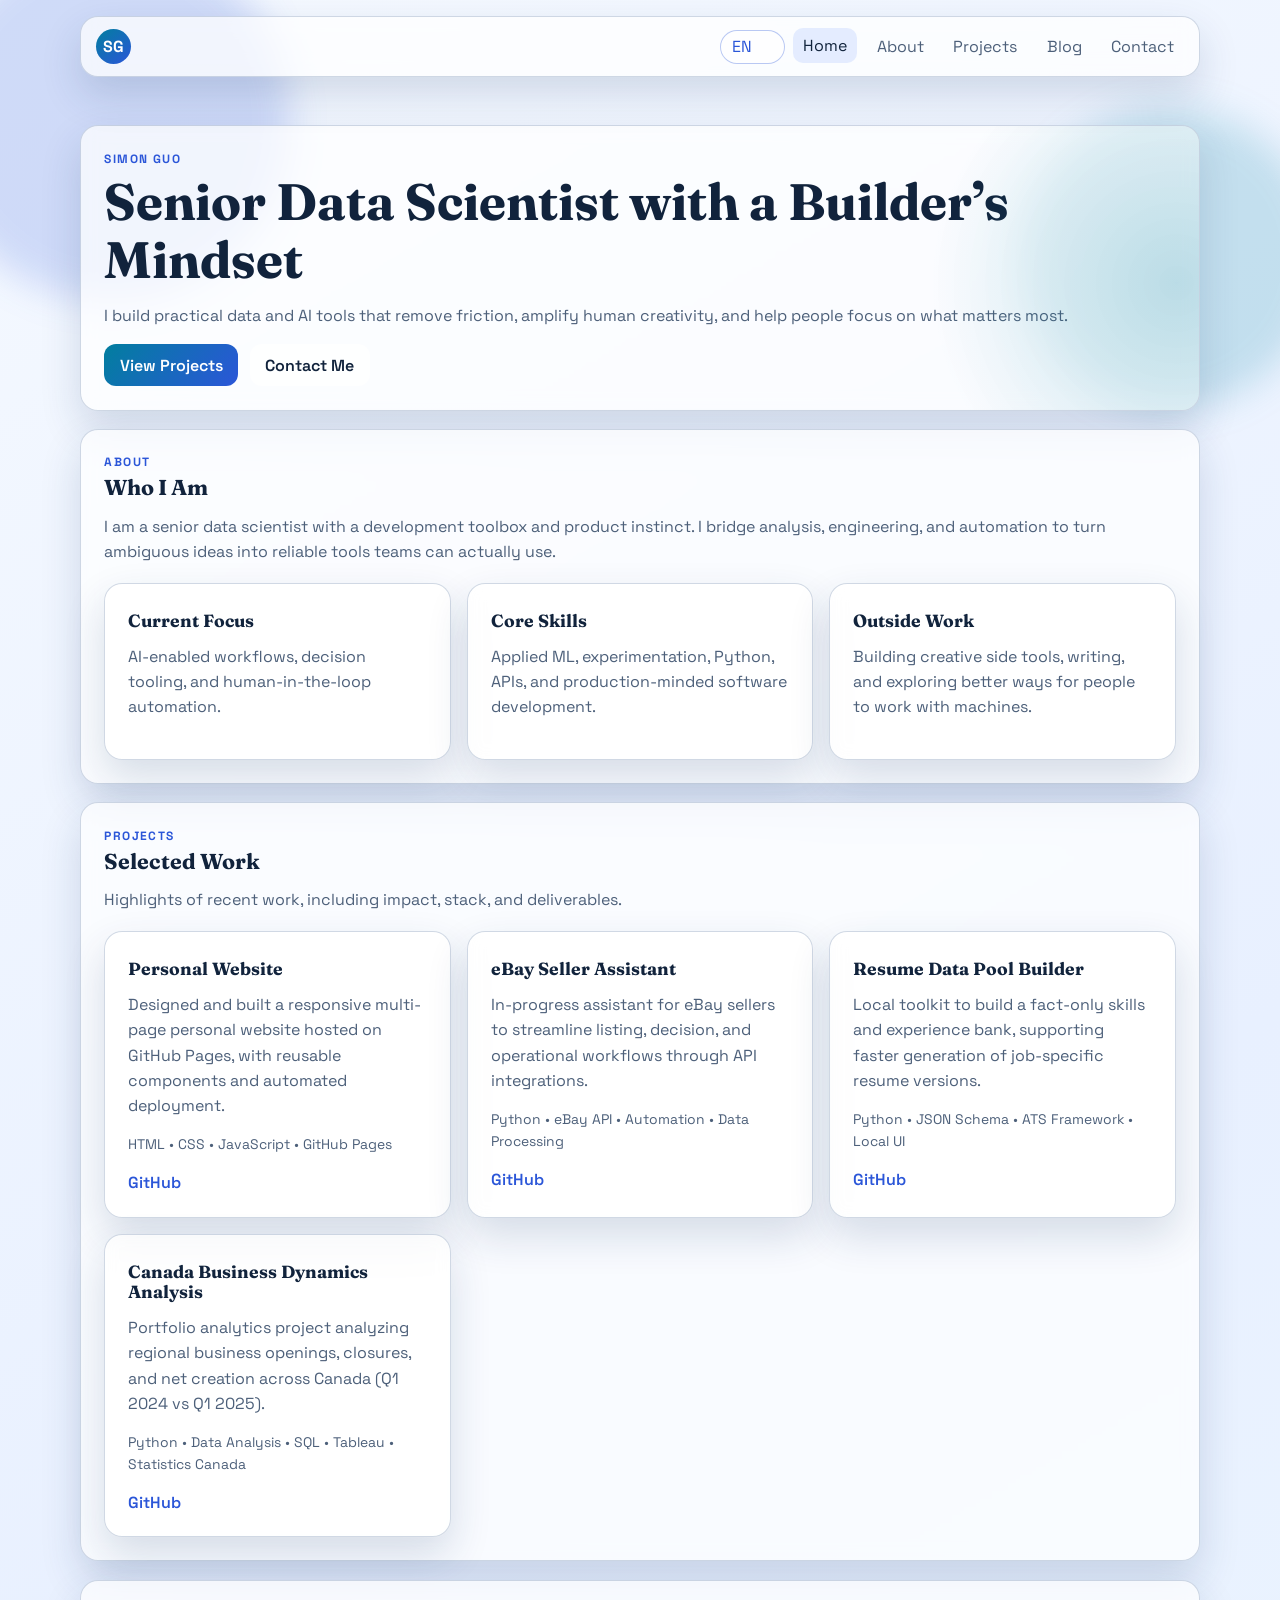
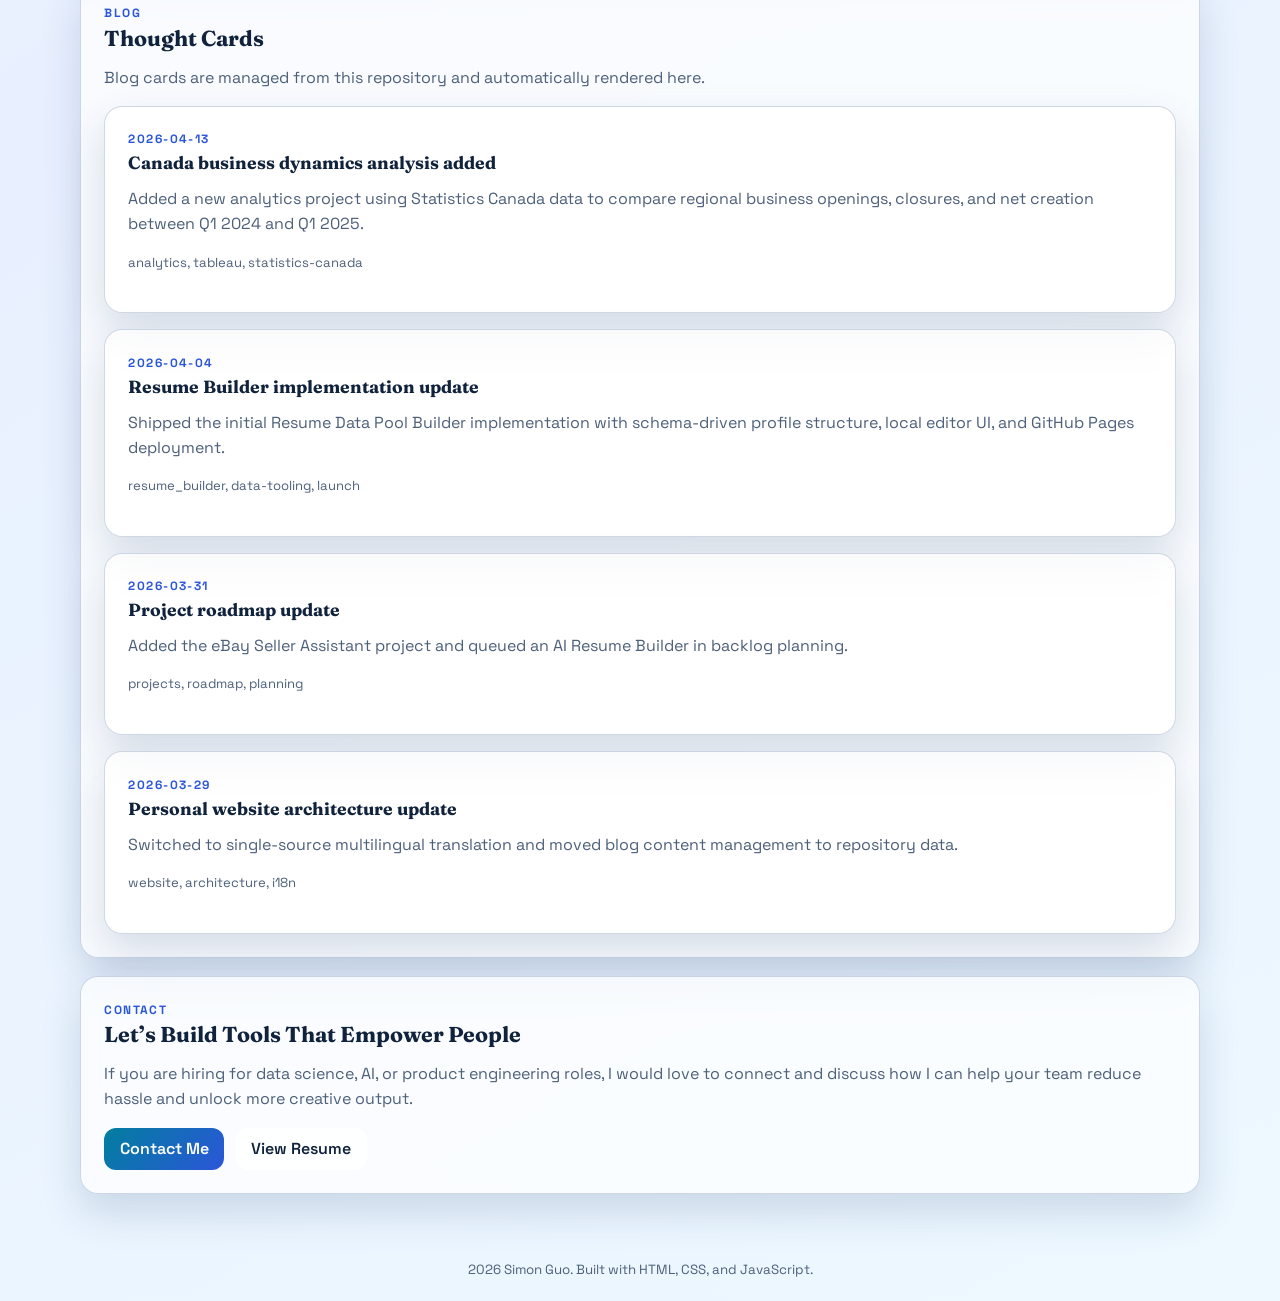
<file: index.html>
<!doctype html>
<html lang="en" data-source-lang="en">
  <head>
    <meta charset="UTF-8" />
    <meta name="viewport" content="width=device-width, initial-scale=1.0" />
    <meta
      name="description"
      content="Personal website for sharing projects, writing, and contact information."
    />
    <title>Simon Guo | Personal Website</title>
    <link rel="preconnect" href="https://fonts.googleapis.com" />
    <link rel="preconnect" href="https://fonts.gstatic.com" crossorigin />
    <link
      href="https://fonts.googleapis.com/css2?family=Space+Grotesk:wght@400;500;700&family=Fraunces:opsz,wght@9..144,600;9..144,800&display=swap"
      rel="stylesheet"
    />
    <link rel="stylesheet" href="./assets/css/styles.css" />
    <script src="./assets/js/i18n.js" defer></script>
    <script src="./assets/js/main.js" defer></script>
  </head>
  <body>
    <header class="site-header">
      <a class="brand" href="./index.html">SG</a>
      <div class="header-actions">
        <select id="language-switch" class="language-switch" data-no-translate>
          <option value="en">EN</option>
          <option value="zh-CN">中文</option>
        </select>
        <button class="menu-toggle" aria-expanded="false" aria-controls="site-nav">
          Menu
        </button>
        <nav id="site-nav" class="site-nav">
          <a href="#home" aria-current="page">Home</a>
          <a href="#about">About</a>
          <a href="#projects">Projects</a>
          <a href="#blog">Blog</a>
          <a href="#contact">Contact</a>
        </nav>
      </div>
    </header>

    <main>
      <section id="home" class="hero panel reveal">
        <p class="eyebrow">Simon Guo</p>
        <h1>
          Senior Data Scientist with a Builder’s Mindset
        </h1>
        <p>
          I build practical data and AI tools that remove friction, amplify human
          creativity, and help people focus on what matters most.
        </p>
        <div class="hero-actions">
          <a class="button" href="#projects">View Projects</a>
          <a class="button button-ghost" href="#contact">Contact Me</a>
        </div>
      </section>

      <section id="about" class="section-block reveal">
        <article class="panel">
          <p class="eyebrow">About</p>
          <h2>Who I Am</h2>
          <p>
            I am a senior data scientist with a development toolbox and product
            instinct. I bridge analysis, engineering, and automation to turn
            ambiguous ideas into reliable tools teams can actually use.
          </p>
          <div class="grid">
            <article class="panel">
              <h3>Current Focus</h3>
              <p>AI-enabled workflows, decision tooling, and human-in-the-loop automation.</p>
            </article>
            <article class="panel">
              <h3>Core Skills</h3>
              <p>Applied ML, experimentation, Python, APIs, and production-minded software development.</p>
            </article>
            <article class="panel">
              <h3>Outside Work</h3>
              <p>Building creative side tools, writing, and exploring better ways for people to work with machines.</p>
            </article>
          </div>
        </article>
      </section>

      <section id="projects" class="section-block reveal">
        <article class="panel">
          <p class="eyebrow">Projects</p>
          <h2>Selected Work</h2>
          <p>Highlights of recent work, including impact, stack, and deliverables.</p>
          <div class="grid">
            <article class="panel">
              <h3>Personal Website</h3>
              <p>
                Designed and built a responsive multi-page personal website hosted on
                GitHub Pages, with reusable components and automated deployment.
              </p>
              <p class="tags">HTML • CSS • JavaScript • GitHub Pages</p>
              <a class="text-link" href="https://github.com/sgdev42/personal_website" target="_blank" rel="noreferrer">GitHub</a>
            </article>
            <article class="panel">
              <h3>eBay Seller Assistant</h3>
              <p>
                In-progress assistant for eBay sellers to streamline listing, decision,
                and operational workflows through API integrations.
              </p>
              <p class="tags">Python • eBay API • Automation • Data Processing</p>
              <a class="text-link" href="https://github.com/sgdev42/ebay_seller_assistant" target="_blank" rel="noreferrer">GitHub</a>
            </article>
            <article class="panel">
              <h3>Resume Data Pool Builder</h3>
              <p>
                Local toolkit to build a fact-only skills and experience bank,
                supporting faster generation of job-specific resume versions.
              </p>
              <p class="tags">Python • JSON Schema • ATS Framework • Local UI</p>
              <a class="text-link" href="https://github.com/sgdev42/resume_builder" target="_blank" rel="noreferrer">GitHub</a>
            </article>
            <article class="panel">
              <h3>Canada Business Dynamics Analysis</h3>
              <p>
                Portfolio analytics project analyzing regional business openings,
                closures, and net creation across Canada (Q1 2024 vs Q1 2025).
              </p>
              <p class="tags">Python • Data Analysis • SQL • Tableau • Statistics Canada</p>
              <a class="text-link" href="https://github.com/sgdev42/canada-business-dynamics-analysis" target="_blank" rel="noreferrer">GitHub</a>
            </article>
          </div>
        </article>
      </section>

      <section id="blog" class="section-block reveal">
        <article class="panel">
          <p class="eyebrow">Blog</p>
          <h2>Thought Cards</h2>
          <p>
            Blog cards are managed from this repository and automatically rendered
            here.
          </p>
          <ul id="blog-list" class="blog-list" data-source="./data/blog_cards.json"></ul>
        </article>
      </section>

      <section id="contact" class="section-block reveal">
        <article class="panel">
          <p class="eyebrow">Contact</p>
          <h2>Let’s Build Tools That Empower People</h2>
          <p>
            If you are hiring for data science, AI, or product engineering roles,
            I would love to connect and discuss how I can help your team reduce
            hassle and unlock more creative output.
          </p>
          <div class="hero-actions">
            <a class="button" href="mailto:simonguo2021@outlook.com">Contact Me</a>
            <a class="button button-ghost" href="https://www.linkedin.com/in/yguo97/" target="_blank" rel="noreferrer">View Resume</a>
          </div>
        </article>
      </section>
    </main>

    <footer class="site-footer">
      <small>
        <span id="year"></span> Simon Guo. Built with HTML, CSS, and JavaScript.
      </small>
    </footer>
  </body>
</html>
</file>
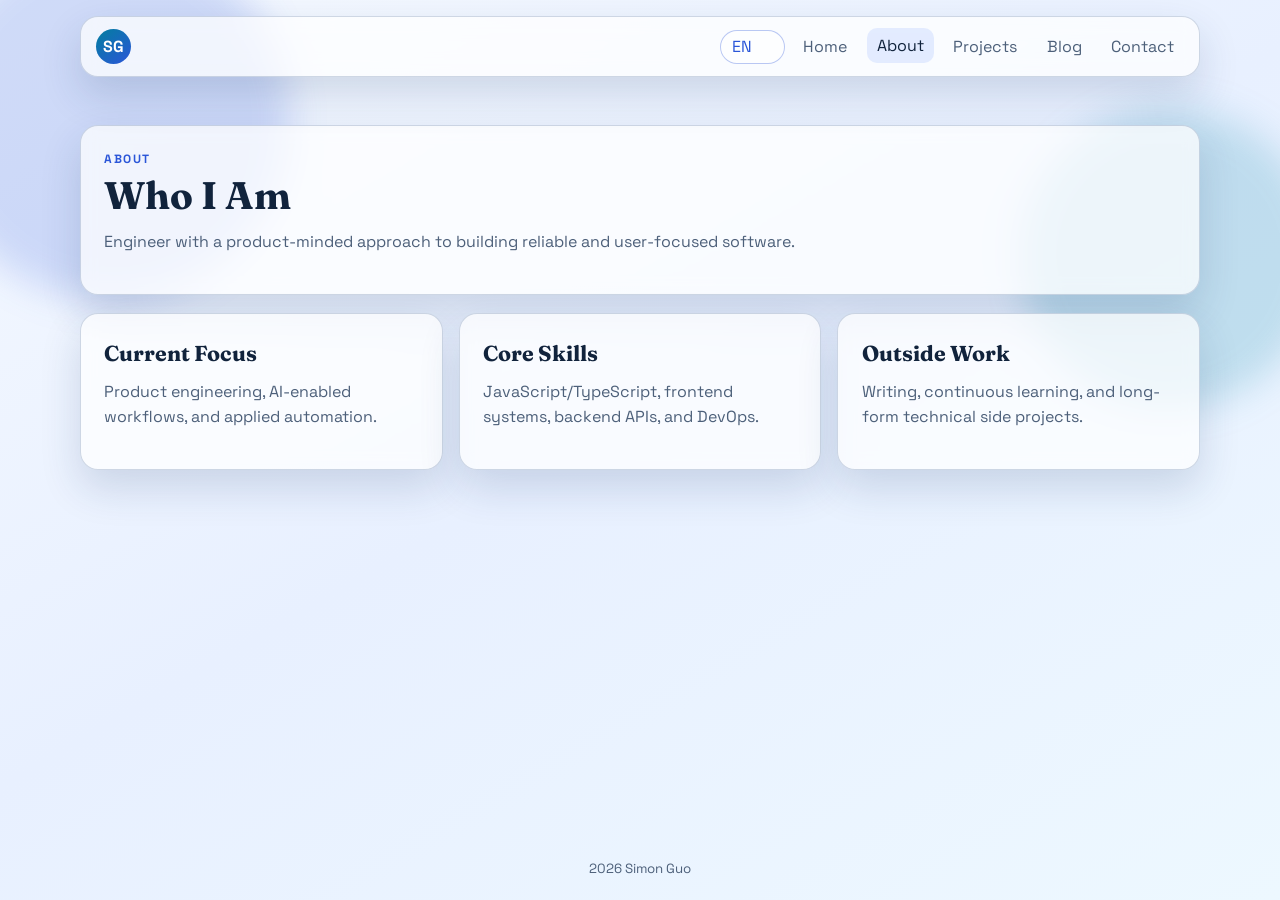
<file: pages/about.html>
<!doctype html>
<html lang="en" data-source-lang="en">
  <head>
    <meta charset="UTF-8" />
    <meta name="viewport" content="width=device-width, initial-scale=1.0" />
    <meta name="description" content="Learn more about Simon Guo." />
    <title>About | Simon Guo</title>
    <link rel="preconnect" href="https://fonts.googleapis.com" />
    <link rel="preconnect" href="https://fonts.gstatic.com" crossorigin />
    <link
      href="https://fonts.googleapis.com/css2?family=Space+Grotesk:wght@400;500;700&family=Fraunces:opsz,wght@9..144,600;9..144,800&display=swap"
      rel="stylesheet"
    />
    <link rel="stylesheet" href="../assets/css/styles.css" />
    <script src="../assets/js/i18n.js" defer></script>
    <script src="../assets/js/main.js" defer></script>
  </head>
  <body>
    <header class="site-header">
      <a class="brand" href="../index.html">SG</a>
      <div class="header-actions">
        <select id="language-switch" class="language-switch" data-no-translate>
          <option value="en">EN</option>
          <option value="zh-CN">中文</option>
        </select>
        <button class="menu-toggle" aria-expanded="false" aria-controls="site-nav">
          Menu
        </button>
        <nav id="site-nav" class="site-nav">
          <a href="../index.html">Home</a>
          <a href="./about.html" aria-current="page">About</a>
          <a href="./projects.html">Projects</a>
          <a href="./blog.html">Blog</a>
          <a href="./contact.html">Contact</a>
        </nav>
      </div>
    </header>

    <main>
      <section class="panel reveal">
        <p class="eyebrow">About</p>
        <h1>Who I Am</h1>
        <p>
          Engineer with a product-minded approach to building reliable and
          user-focused software.
        </p>
      </section>

      <section class="grid reveal">
        <article class="panel">
          <h2>Current Focus</h2>
          <p>Product engineering, AI-enabled workflows, and applied automation.</p>
        </article>
        <article class="panel">
          <h2>Core Skills</h2>
          <p>JavaScript/TypeScript, frontend systems, backend APIs, and DevOps.</p>
        </article>
        <article class="panel">
          <h2>Outside Work</h2>
          <p>Writing, continuous learning, and long-form technical side projects.</p>
        </article>
      </section>
    </main>

    <footer class="site-footer">
      <small><span id="year"></span> Simon Guo</small>
    </footer>
  </body>
</html>
</file>
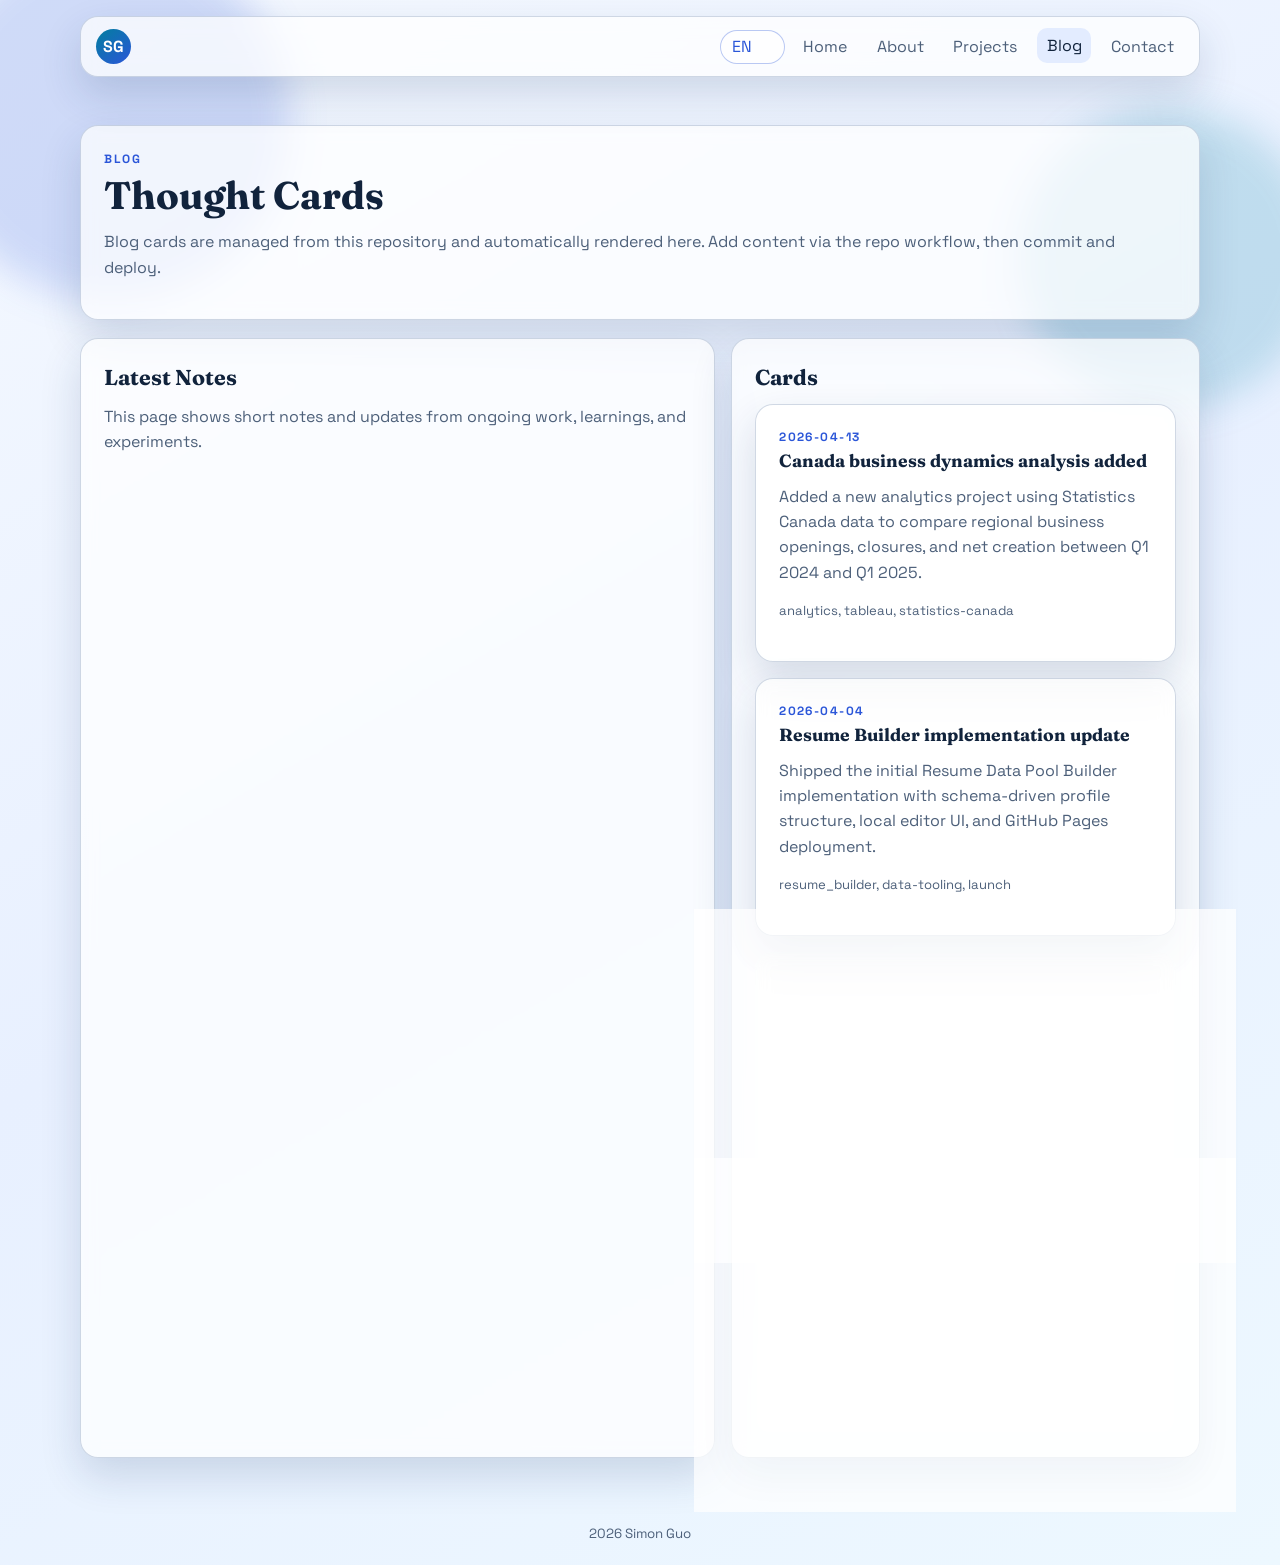
<file: pages/blog.html>
<!doctype html>
<html lang="en" data-source-lang="en">
  <head>
    <meta charset="UTF-8" />
    <meta name="viewport" content="width=device-width, initial-scale=1.0" />
    <meta name="description" content="Short blog cards by Simon Guo." />
    <title>Blog | Simon Guo</title>
    <link rel="preconnect" href="https://fonts.googleapis.com" />
    <link rel="preconnect" href="https://fonts.gstatic.com" crossorigin />
    <link
      href="https://fonts.googleapis.com/css2?family=Space+Grotesk:wght@400;500;700&family=Fraunces:opsz,wght@9..144,600;9..144,800&display=swap"
      rel="stylesheet"
    />
    <link rel="stylesheet" href="../assets/css/styles.css" />
    <script src="../assets/js/i18n.js" defer></script>
    <script src="../assets/js/main.js" defer></script>
  </head>
  <body>
    <header class="site-header">
      <a class="brand" href="../index.html">SG</a>
      <div class="header-actions">
        <select id="language-switch" class="language-switch" data-no-translate>
          <option value="en">EN</option>
          <option value="zh-CN">中文</option>
        </select>
        <button class="menu-toggle" aria-expanded="false" aria-controls="site-nav">
          Menu
        </button>
        <nav id="site-nav" class="site-nav">
          <a href="../index.html">Home</a>
          <a href="./about.html">About</a>
          <a href="./projects.html">Projects</a>
          <a href="./blog.html" aria-current="page">Blog</a>
          <a href="./contact.html">Contact</a>
        </nav>
      </div>
    </header>

    <main>
      <section class="panel reveal">
        <p class="eyebrow">Blog</p>
        <h1>Thought Cards</h1>
        <p>
          Blog cards are managed from this repository and automatically rendered
          here. Add content via the repo workflow, then commit and deploy.
        </p>
      </section>

      <section class="blog-layout reveal">
        <article class="panel">
          <h2>Latest Notes</h2>
          <p>
            This page shows short notes and updates from ongoing work,
            learnings, and experiments.
          </p>
        </article>

        <article class="panel">
          <h2>Cards</h2>
          <ul
            id="blog-list"
            class="blog-list"
            data-source="../data/blog_cards.json"
          ></ul>
        </article>
      </section>
    </main>

    <footer class="site-footer">
      <small><span id="year"></span> Simon Guo</small>
    </footer>
  </body>
</html>
</file>
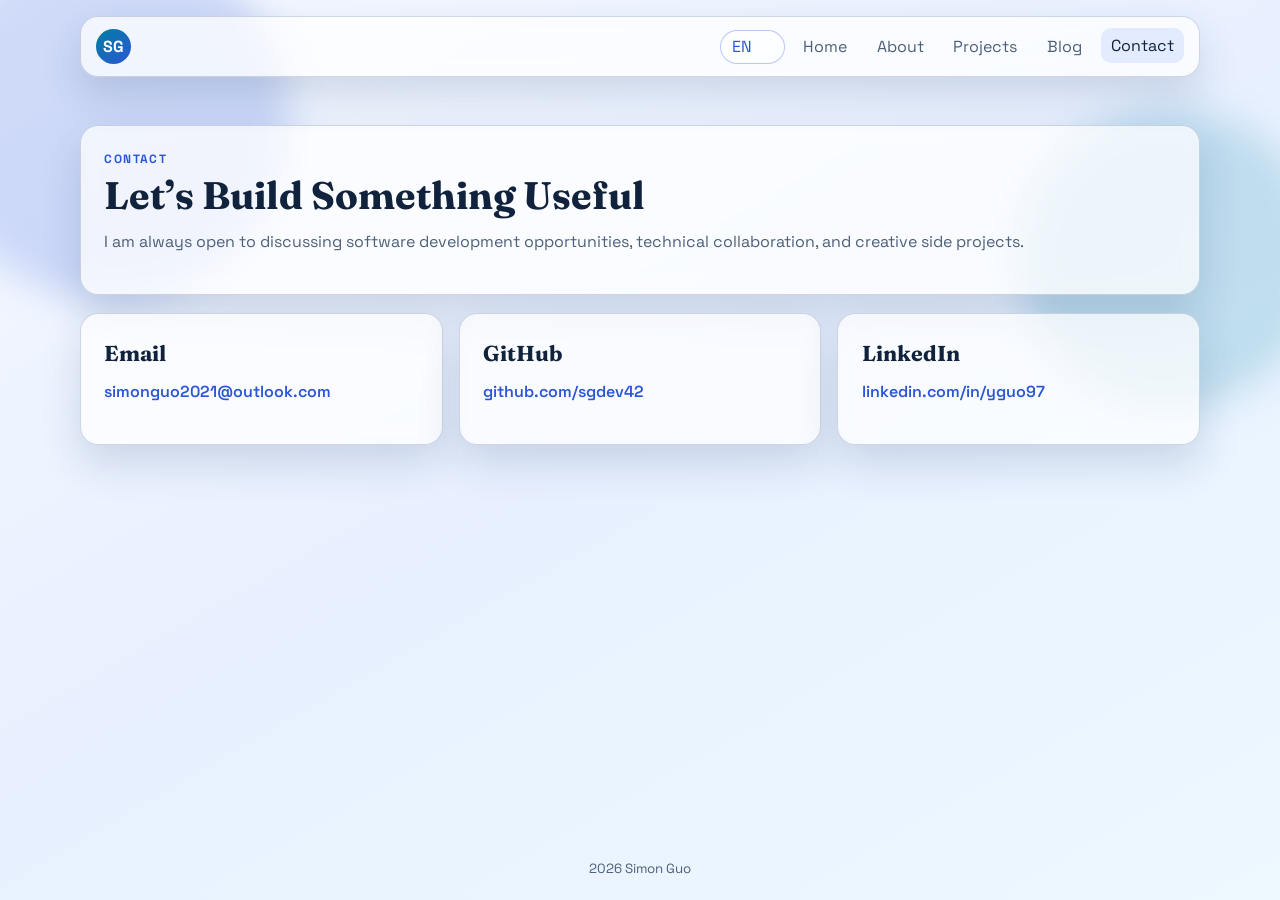
<file: pages/contact.html>
<!doctype html>
<html lang="en" data-source-lang="en">
  <head>
    <meta charset="UTF-8" />
    <meta name="viewport" content="width=device-width, initial-scale=1.0" />
    <meta name="description" content="Contact Simon Guo." />
    <title>Contact | Simon Guo</title>
    <link rel="preconnect" href="https://fonts.googleapis.com" />
    <link rel="preconnect" href="https://fonts.gstatic.com" crossorigin />
    <link
      href="https://fonts.googleapis.com/css2?family=Space+Grotesk:wght@400;500;700&family=Fraunces:opsz,wght@9..144,600;9..144,800&display=swap"
      rel="stylesheet"
    />
    <link rel="stylesheet" href="../assets/css/styles.css" />
    <script src="../assets/js/i18n.js" defer></script>
    <script src="../assets/js/main.js" defer></script>
  </head>
  <body>
    <header class="site-header">
      <a class="brand" href="../index.html">SG</a>
      <div class="header-actions">
        <select id="language-switch" class="language-switch" data-no-translate>
          <option value="en">EN</option>
          <option value="zh-CN">中文</option>
        </select>
        <button class="menu-toggle" aria-expanded="false" aria-controls="site-nav">
          Menu
        </button>
        <nav id="site-nav" class="site-nav">
          <a href="../index.html">Home</a>
          <a href="./about.html">About</a>
          <a href="./projects.html">Projects</a>
          <a href="./blog.html">Blog</a>
          <a href="./contact.html" aria-current="page">Contact</a>
        </nav>
      </div>
    </header>

    <main>
      <section class="panel reveal">
        <p class="eyebrow">Contact</p>
        <h1>Let’s Build Something Useful</h1>
        <p>
          I am always open to discussing software development opportunities,
          technical collaboration, and creative side projects.
        </p>
      </section>

      <section class="grid reveal">
        <article class="panel">
          <h2>Email</h2>
          <p><a class="text-link" href="mailto:simonguo2021@outlook.com">simonguo2021@outlook.com</a></p>
        </article>
        <article class="panel">
          <h2>GitHub</h2>
          <p>
            <a class="text-link" href="https://github.com/sgdev42" target="_blank" rel="noreferrer">
              github.com/sgdev42
            </a>
          </p>
        </article>
        <article class="panel">
          <h2>LinkedIn</h2>
          <p>
            <a class="text-link" href="https://www.linkedin.com/in/yguo97/" target="_blank" rel="noreferrer">
              linkedin.com/in/yguo97
            </a>
          </p>
        </article>
      </section>
    </main>

    <footer class="site-footer">
      <small><span id="year"></span> Simon Guo</small>
    </footer>
  </body>
</html>
</file>
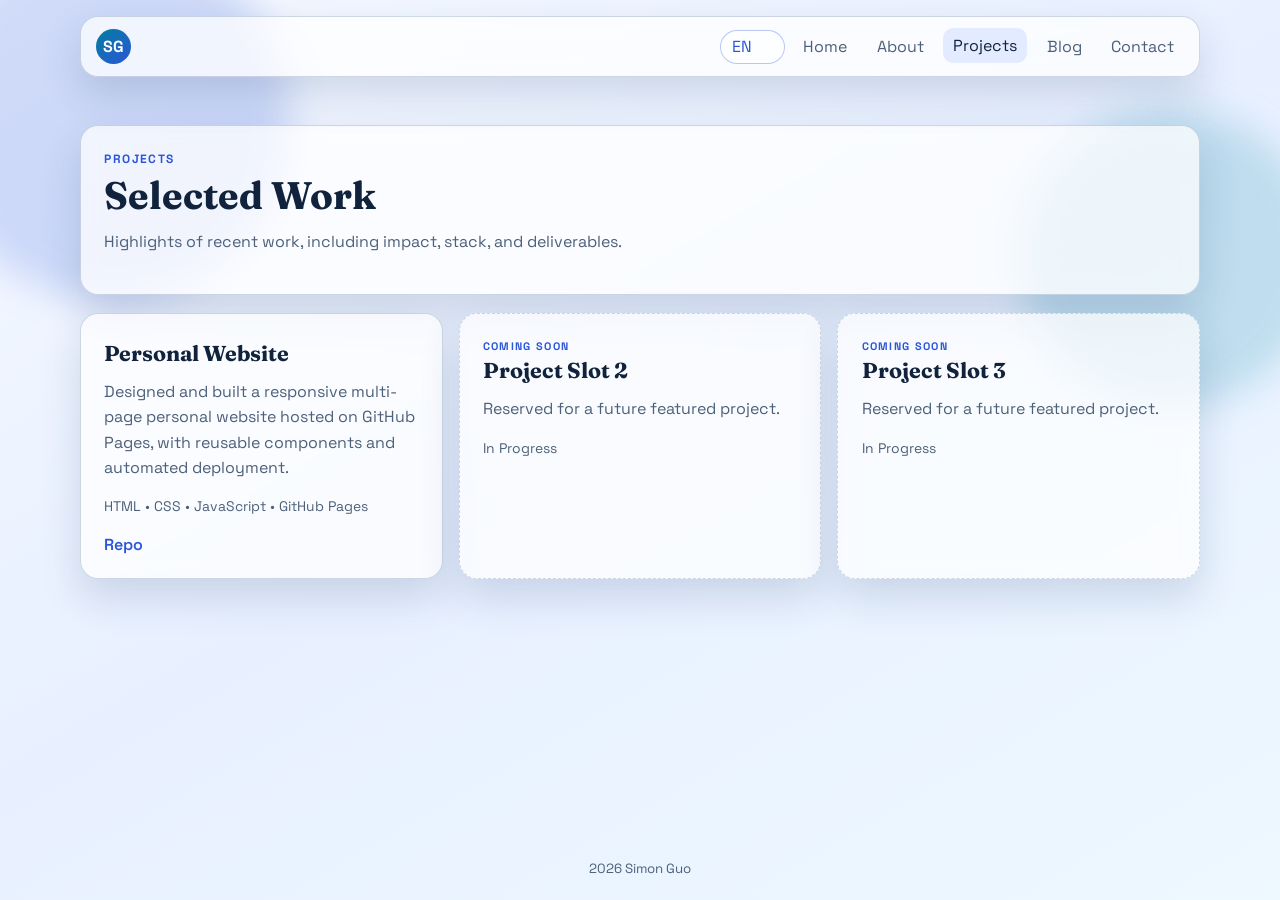
<file: pages/projects.html>
<!doctype html>
<html lang="en" data-source-lang="en">
  <head>
    <meta charset="UTF-8" />
    <meta name="viewport" content="width=device-width, initial-scale=1.0" />
    <meta name="description" content="Projects by Simon Guo." />
    <title>Projects | Simon Guo</title>
    <link rel="preconnect" href="https://fonts.googleapis.com" />
    <link rel="preconnect" href="https://fonts.gstatic.com" crossorigin />
    <link
      href="https://fonts.googleapis.com/css2?family=Space+Grotesk:wght@400;500;700&family=Fraunces:opsz,wght@9..144,600;9..144,800&display=swap"
      rel="stylesheet"
    />
    <link rel="stylesheet" href="../assets/css/styles.css" />
    <script src="../assets/js/i18n.js" defer></script>
    <script src="../assets/js/main.js" defer></script>
  </head>
  <body>
    <header class="site-header">
      <a class="brand" href="../index.html">SG</a>
      <div class="header-actions">
        <select id="language-switch" class="language-switch" data-no-translate>
          <option value="en">EN</option>
          <option value="zh-CN">中文</option>
        </select>
        <button class="menu-toggle" aria-expanded="false" aria-controls="site-nav">
          Menu
        </button>
        <nav id="site-nav" class="site-nav">
          <a href="../index.html">Home</a>
          <a href="./about.html">About</a>
          <a href="./projects.html" aria-current="page">Projects</a>
          <a href="./blog.html">Blog</a>
          <a href="./contact.html">Contact</a>
        </nav>
      </div>
    </header>

    <main>
      <section class="panel reveal">
        <p class="eyebrow">Projects</p>
        <h1>Selected Work</h1>
        <p>Highlights of recent work, including impact, stack, and deliverables.</p>
      </section>

      <section class="grid reveal">
        <article class="panel">
          <h2>Personal Website</h2>
          <p>
            Designed and built a responsive multi-page personal website hosted on
            GitHub Pages, with reusable components and automated deployment.
          </p>
          <p class="tags">HTML • CSS • JavaScript • GitHub Pages</p>
          <a class="text-link" href="https://github.com/sgdev42/personal_website" target="_blank" rel="noreferrer">Repo</a>
        </article>
        <article class="panel coming-soon">
          <p class="eyebrow">Coming Soon</p>
          <h2>Project Slot 2</h2>
          <p>Reserved for a future featured project.</p>
          <p class="tags">In Progress</p>
        </article>
        <article class="panel coming-soon">
          <p class="eyebrow">Coming Soon</p>
          <h2>Project Slot 3</h2>
          <p>Reserved for a future featured project.</p>
          <p class="tags">In Progress</p>
        </article>
      </section>
    </main>

    <footer class="site-footer">
      <small><span id="year"></span> Simon Guo</small>
    </footer>
  </body>
</html>
</file>
<file: assets/css/styles.css>
:root {
  --bg: #eef5ff;
  --bg-elevated: rgba(255, 255, 255, 0.72);
  --ink: #11233c;
  --ink-soft: #4d607a;
  --accent: #027e9f;
  --accent-2: #2b56d8;
  --line: rgba(117, 141, 177, 0.34);
  --shadow: 0 18px 40px rgba(26, 56, 105, 0.16);
}

*,
*::before,
*::after {
  box-sizing: border-box;
}

html,
body {
  margin: 0;
  padding: 0;
}

html {
  scroll-behavior: smooth;
}

body {
  min-height: 100vh;
  font-family: "Space Grotesk", -apple-system, BlinkMacSystemFont, "Segoe UI", sans-serif;
  color: var(--ink);
  background: linear-gradient(150deg, #f5f9ff 0%, #e8f0ff 48%, #edf8ff 100%);
  display: flex;
  flex-direction: column;
  overflow-x: hidden;
}

body::before,
body::after {
  content: "";
  position: fixed;
  border-radius: 999px;
  filter: blur(18px);
  z-index: -1;
  animation: drift 14s ease-in-out infinite alternate;
}

body::before {
  width: 360px;
  height: 360px;
  left: -70px;
  top: -60px;
  background: rgba(43, 86, 216, 0.18);
}

body::after {
  width: 300px;
  height: 300px;
  right: -40px;
  top: 12vh;
  background: rgba(2, 126, 159, 0.18);
  animation-delay: 1.6s;
}

main {
  width: min(1120px, 92vw);
  margin: 2rem auto 3rem;
  flex: 1;
}

.site-header,
.site-footer {
  width: min(1120px, 92vw);
  margin: 1rem auto;
}

.site-header {
  background: var(--bg-elevated);
  border: 1px solid var(--line);
  backdrop-filter: blur(10px);
  border-radius: 18px;
  padding: 0.75rem 0.95rem;
  display: flex;
  align-items: center;
  justify-content: space-between;
  box-shadow: var(--shadow);
  position: sticky;
  top: 0.8rem;
  z-index: 3;
}

.header-actions {
  display: flex;
  align-items: center;
  gap: 0.5rem;
}

.brand {
  display: inline-grid;
  place-items: center;
  width: 2.2rem;
  height: 2.2rem;
  border-radius: 999px;
  text-decoration: none;
  font-weight: 700;
  color: #ffffff;
  background: linear-gradient(140deg, var(--accent), var(--accent-2));
}

.lang-switch,
.language-switch {
  text-decoration: none;
  color: var(--accent-2);
  font-weight: 700;
  font-size: 0.87rem;
  border: 1px solid rgba(43, 86, 216, 0.32);
  border-radius: 999px;
  padding: 0.35rem 0.65rem;
  background: rgba(255, 255, 255, 0.6);
  transition: transform 180ms ease, background 180ms ease;
}

.lang-switch:hover,
.language-switch:hover {
  transform: translateY(-1px);
  background: rgba(255, 255, 255, 0.95);
}

.language-switch {
  appearance: none;
  font: inherit;
  cursor: pointer;
  padding-right: 1.3rem;
}

.menu-toggle {
  display: none;
  border: 1px solid var(--line);
  background: rgba(255, 255, 255, 0.7);
  color: var(--ink);
  border-radius: 10px;
  padding: 0.4rem 0.7rem;
  font: inherit;
}

.site-nav {
  display: flex;
  gap: 0.6rem;
}

.site-nav a {
  color: var(--ink-soft);
  text-decoration: none;
  padding: 0.45rem 0.62rem;
  border-radius: 10px;
  transition: background 200ms ease, color 200ms ease, transform 200ms ease;
}

.site-nav a[aria-current="page"],
.site-nav a:hover {
  background: rgba(69, 124, 255, 0.13);
  color: var(--ink);
  transform: translateY(-1px);
}

.panel {
  background: var(--bg-elevated);
  border: 1px solid var(--line);
  border-radius: 18px;
  padding: 1.45rem;
  box-shadow: var(--shadow);
  backdrop-filter: blur(8px);
}

.hero {
  position: relative;
  overflow: hidden;
}

.hero::after {
  content: "";
  position: absolute;
  inset: auto -22% -50% auto;
  width: 48%;
  aspect-ratio: 1;
  border-radius: 50%;
  background: radial-gradient(circle, rgba(2, 126, 159, 0.22) 0%, rgba(2, 126, 159, 0) 65%);
}

.hero h1,
h1,
h2,
h3 {
  font-family: "Fraunces", Georgia, "Times New Roman", serif;
  margin: 0.25rem 0 0.8rem;
  line-height: 1.15;
}

.hero h1 {
  font-size: clamp(2rem, 4vw, 3.25rem);
}

h1 {
  font-size: clamp(1.8rem, 3vw, 2.8rem);
}

h2 {
  font-size: 1.35rem;
}

h3 {
  font-size: 1.1rem;
}

p {
  margin: 0.25rem 0 1rem;
  color: var(--ink-soft);
  line-height: 1.58;
}

.eyebrow {
  margin: 0;
  text-transform: uppercase;
  letter-spacing: 0.12em;
  font-weight: 700;
  font-size: 0.75rem;
  color: var(--accent-2);
}

.hero-actions {
  display: flex;
  gap: 0.75rem;
  flex-wrap: wrap;
}

.button {
  display: inline-block;
  border: none;
  cursor: pointer;
  padding: 0.66rem 0.96rem;
  border-radius: 12px;
  text-decoration: none;
  color: #ffffff;
  background: linear-gradient(130deg, var(--accent), var(--accent-2));
  font: inherit;
  font-weight: 600;
  transition: transform 180ms ease, box-shadow 180ms ease;
}

.button:hover {
  transform: translateY(-1px);
  box-shadow: 0 12px 24px rgba(42, 94, 187, 0.26);
}

.button-ghost {
  color: var(--ink);
  background: rgba(255, 255, 255, 0.72);
}

.text-link {
  color: var(--accent-2);
  font-weight: 600;
  text-decoration: none;
}

.text-link:hover {
  text-decoration: underline;
}

.grid {
  margin-top: 1.15rem;
  display: grid;
  gap: 1rem;
  grid-template-columns: repeat(3, minmax(0, 1fr));
}

.section-block {
  margin-top: 1.15rem;
  scroll-margin-top: 6.2rem;
}

.tags {
  font-size: 0.87rem;
}

.coming-soon {
  border-style: dashed;
  border-width: 1px;
}

.coming-soon .eyebrow {
  font-size: 0.68rem;
}

.site-footer {
  text-align: center;
  color: var(--ink-soft);
  margin-bottom: 1.4rem;
}

.reveal {
  opacity: 0;
  transform: translateY(16px);
  transition: opacity 420ms ease, transform 420ms ease;
}

.reveal.is-visible {
  opacity: 1;
  transform: translateY(0);
}

.blog-layout {
  display: grid;
  grid-template-columns: minmax(0, 1.15fr) minmax(0, 0.85fr);
  gap: 1rem;
  margin-top: 1.1rem;
}

.blog-controls {
  display: grid;
  gap: 0.7rem;
}

.blog-controls label {
  font-size: 0.9rem;
  color: var(--ink-soft);
}

.blog-controls input,
.blog-controls textarea {
  width: 100%;
  border: 1px solid var(--line);
  border-radius: 10px;
  background: rgba(255, 255, 255, 0.85);
  color: var(--ink);
  font: inherit;
  padding: 0.55rem 0.65rem;
}

.blog-controls textarea {
  min-height: 110px;
  resize: vertical;
}

.blog-list {
  margin: 0;
  padding: 0;
  list-style: none;
  display: grid;
  gap: 1rem;
}

.blog-card {
  position: relative;
}

.blog-meta {
  font-size: 0.82rem;
  color: var(--ink-soft);
}

.blog-empty {
  color: var(--ink-soft);
}

.code-block {
  margin: 0.3rem 0 0.9rem;
  padding: 0.75rem;
  border-radius: 12px;
  background: rgba(13, 29, 53, 0.9);
  color: #d8ecff;
  overflow-x: auto;
}

.code-block code {
  font-family: ui-monospace, SFMono-Regular, Menlo, Monaco, Consolas, "Liberation Mono", monospace;
  font-size: 0.84rem;
}

.blog-remove {
  background: transparent;
  border: none;
  color: var(--accent-2);
  cursor: pointer;
  padding: 0;
  font: inherit;
  font-weight: 600;
}

@keyframes drift {
  0% {
    transform: translate3d(0, 0, 0) scale(1);
  }
  100% {
    transform: translate3d(12px, -12px, 0) scale(1.04);
  }
}

@media (max-width: 960px) {
  .grid {
    grid-template-columns: repeat(2, minmax(0, 1fr));
  }

  .blog-layout {
    grid-template-columns: 1fr;
  }
}

@media (max-width: 760px) {
  .menu-toggle {
    display: inline-flex;
  }

  .site-nav {
    position: absolute;
    inset: calc(100% + 0.5rem) 0 auto 0;
    background: rgba(255, 255, 255, 0.92);
    border: 1px solid var(--line);
    backdrop-filter: blur(8px);
    border-radius: 12px;
    box-shadow: var(--shadow);
    padding: 0.6rem;
    margin: 0 0.25rem;
    display: none;
    flex-direction: column;
  }

  .site-nav.is-open {
    display: flex;
  }

  .grid {
    grid-template-columns: 1fr;
  }
}
</file>
